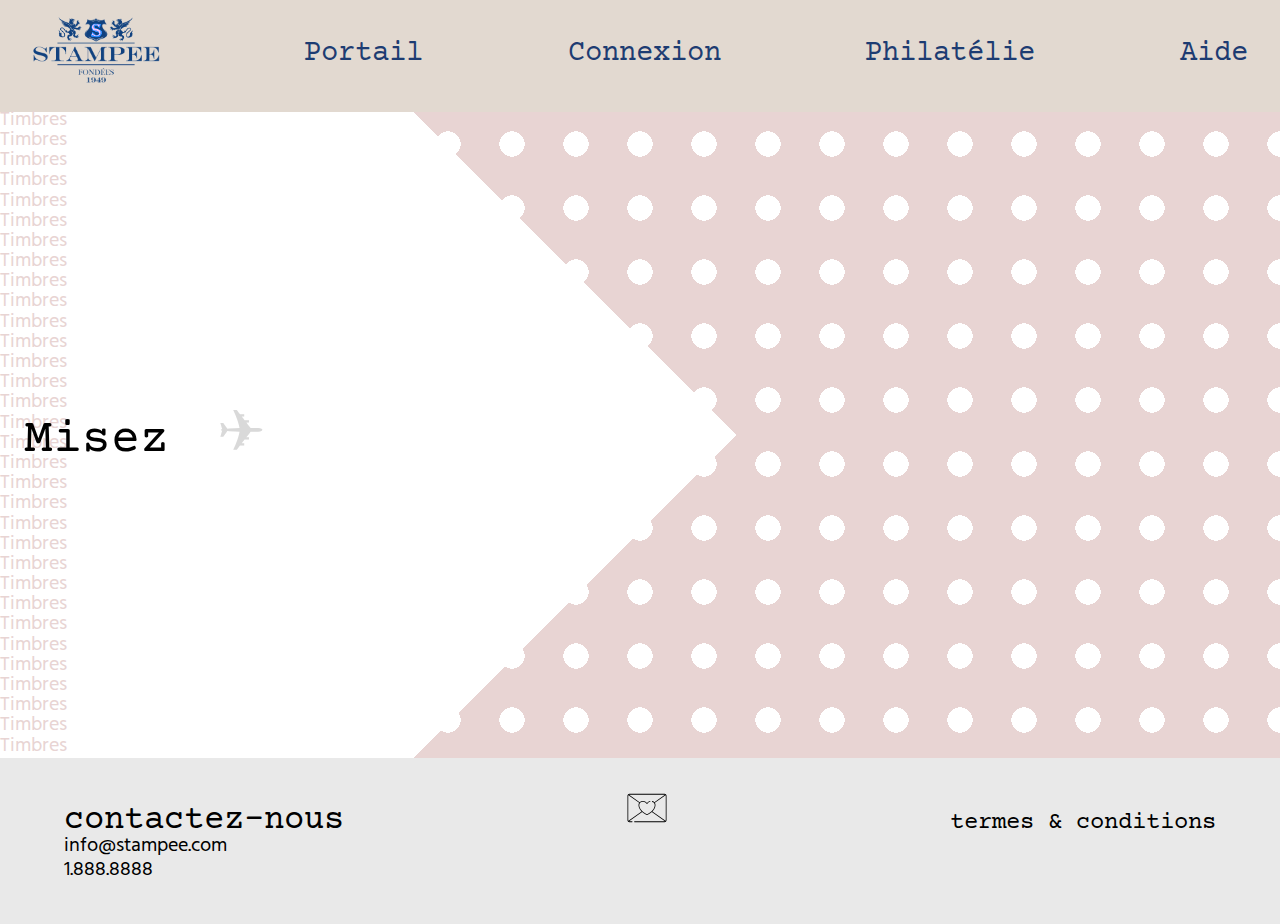
<file: index.html>
<!DOCTYPE html>
<html lang="en">
<head>
    <meta charset="UTF-8">
    <meta name="viewport" content="width=device-width, initial-scale=1.0">
    <link rel="stylesheet" href="assets/css/styles.css">
    <title>Stampee|Timbre</title>
</head>
<body class="accueil">
    <nav class="nav-principale">
        <div class="nav-principale-toggle">
            <input id="menu-toggle" type="checkbox" />
            <label class="menu-close" for="menu-toggle">✕</label>
            <label class="menu-open" for="menu-toggle">☰</label>
            <div class="nav-principale-options">
                <a href="index.html"><img alt="stampee logo" class="logo" src="assets/icons/logo-1.png"></a>
                <a href="#">Portail</a>
                <a href="#">Connexion</a>
                <a href="#">Philatélie</a>
                <a href="#">Aide</a>
            </div>
        </div>
    </nav>
    <main class="boite-envellope">
        <h1>Misez</h1>
        <div>
            <p>Timbres</p>
            <p>Timbres</p>
            <p>Timbres</p>
            <p>Timbres</p>
            <p>Timbres</p>
            <p>Timbres</p>
            <p>Timbres</p>
            <p>Timbres</p>
            <p>Timbres</p>
            <p>Timbres</p>
            <p>Timbres</p>
            <p>Timbres</p>
            <p>Timbres</p>
            <p>Timbres</p>
            <p>Timbres</p>
            <p>Timbres</p>
            <p>Timbres</p>
            <p>Timbres</p>
            <p>Timbres</p>
            <p>Timbres</p>
            <p>Timbres</p>
            <p>Timbres</p>
            <p>Timbres</p>
            <p>Timbres</p>
            <p>Timbres</p>
            <p>Timbres</p>
            <p>Timbres</p>
            <p>Timbres</p>
            <p>Timbres</p>
            <p>Timbres</p>
            <p>Timbres</p>
            <p>Timbres</p>
        </div>
    </main>
    <footer>
        <nav class="nav-secondaire">
            <div>
                <a class="contact" href="#">contactez-nous</a>
                <p>info@stampee.com</p>
                <p>1.888.8888</p>
            </div>
            <div class="nav-image"></div>

            <a class="terms-and-conditions" href="#">termes & conditions</a>
        </nav>
    </footer>
</body>
</html>
</file>
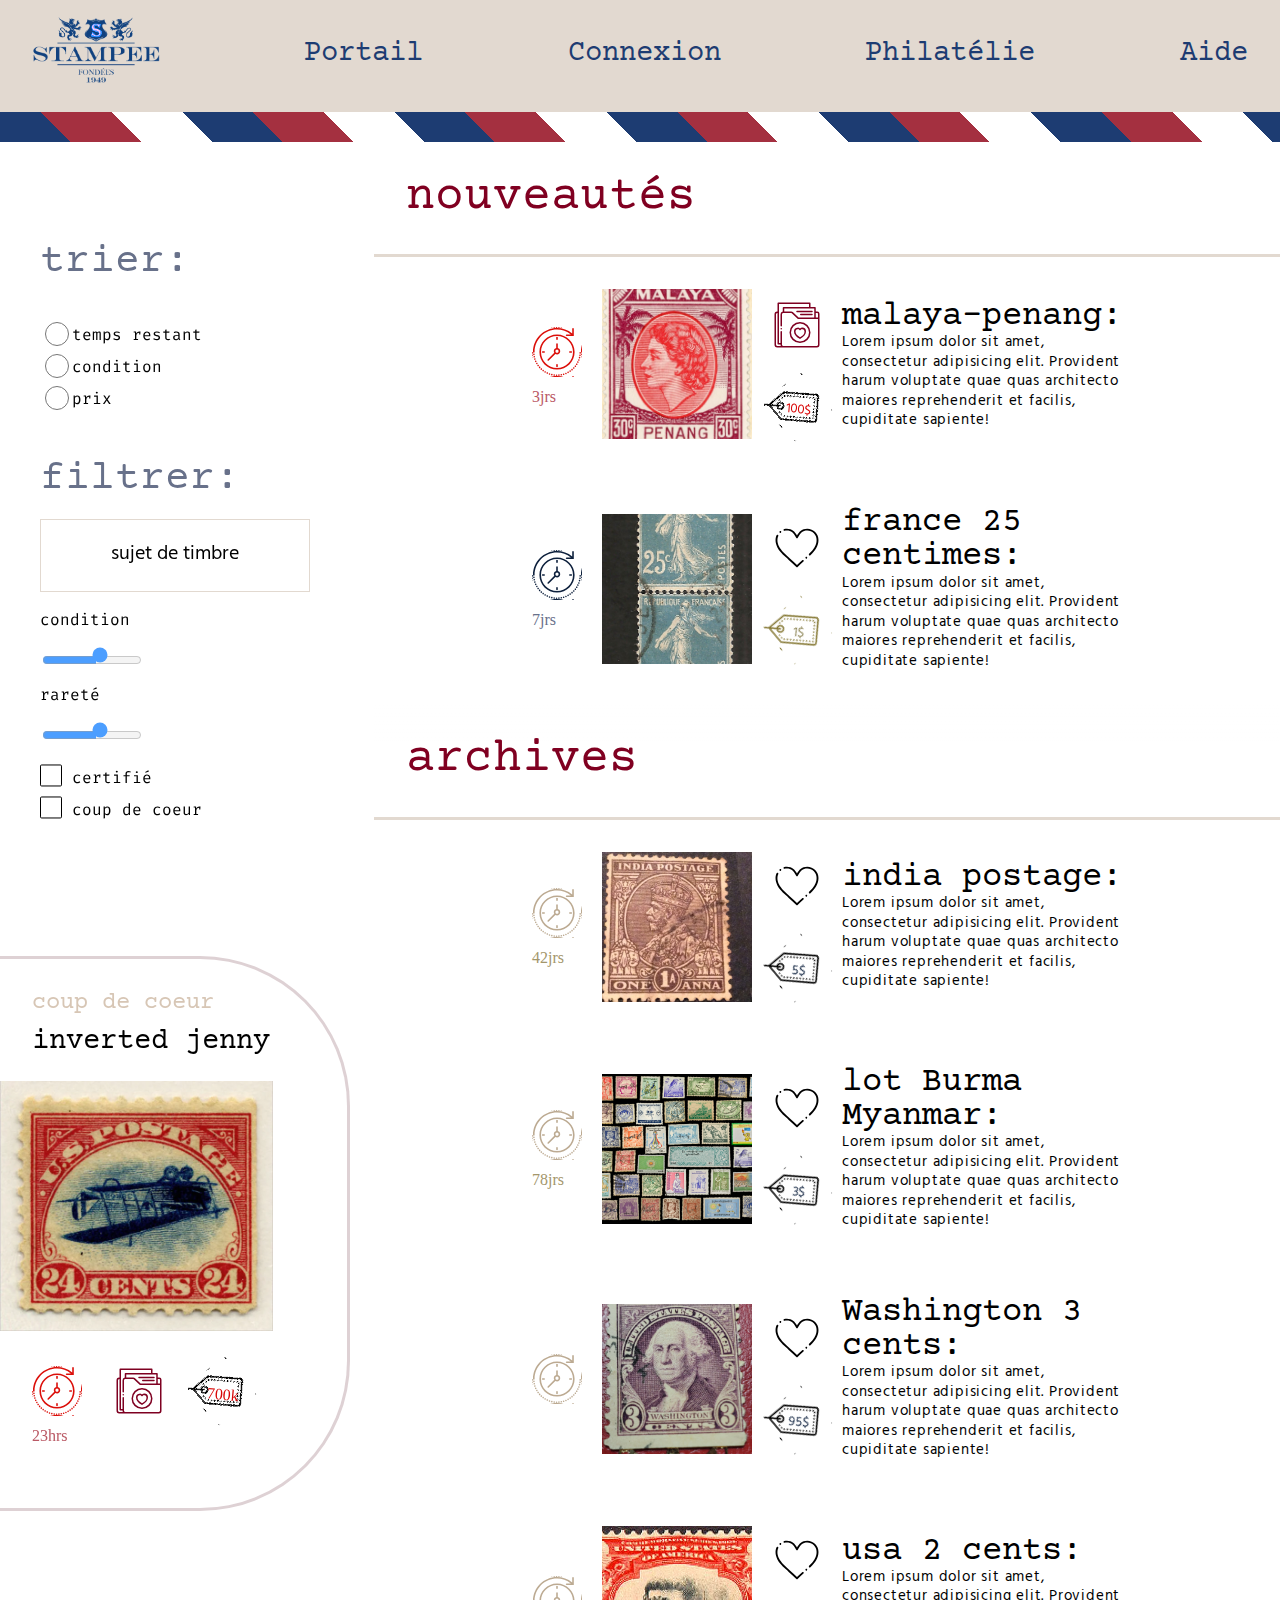
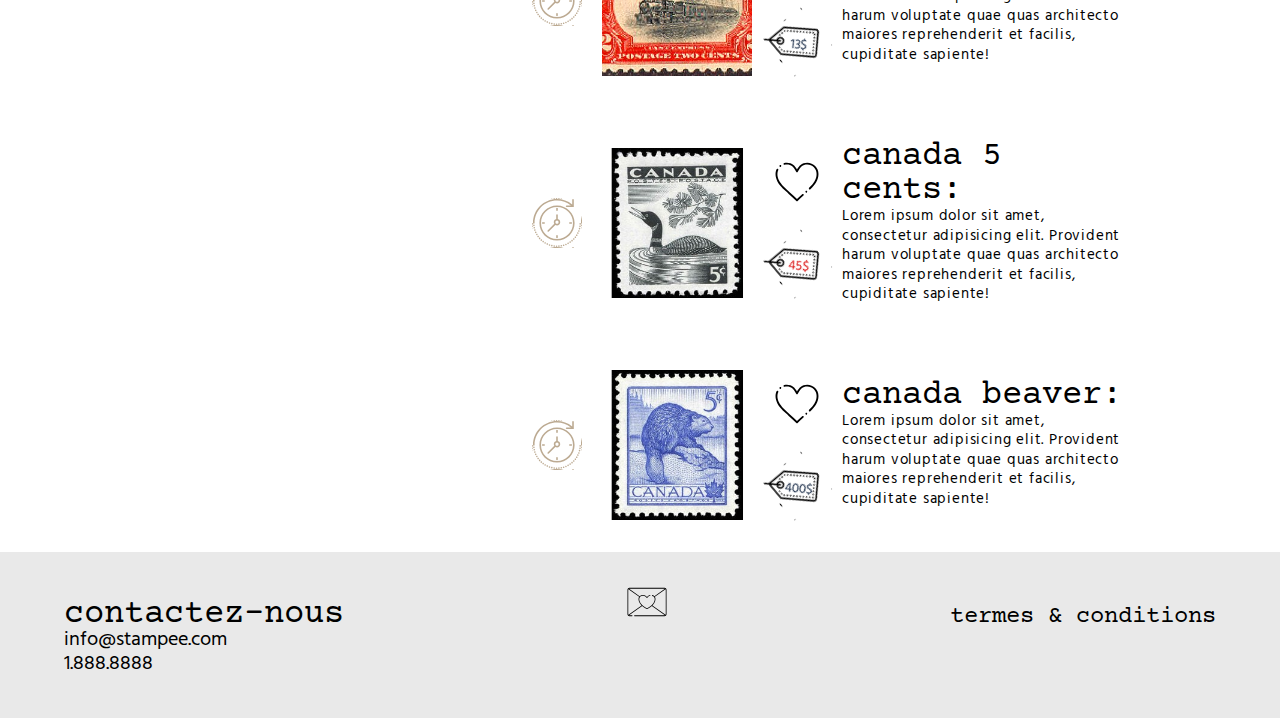
<file: catalogue.html>
<!DOCTYPE html>
<html lang="en">
<head>
    <meta charset="UTF-8">
    <meta http-equiv="X-UA-Compatible" content="IE=edge">
    <meta name="viewport" content="width=device-width, initial-scale=1.0">
    <link rel="stylesheet" href="assets/css/styles.css">
    <title>Stampee|Enchères</title>
</head>
<body>
    <nav class="nav-principale">
        <div class="nav-principale-toggle">
            <input id="menu-toggle" type="checkbox">
            <label class="menu-close" for="menu-toggle">✕</label>
            <label class="menu-open" for="menu-toggle">☰</label>
            <div class="nav-principale-options">
                <a href="index.html"><img class="logo" alt="stampee logo" src="assets/icons/logo-1.png"></a>
                <a href="#">Portail</a>
                <a href="#">Connexion</a>
                <a href="#">Philatélie</a>
                <a href="#">Aide</a>
            </div>
        </div>
    </nav>
    <div class="airmail-stripes"></div>

    <div class="sections-filtres-timbres">
        <div class="filtres-conteneur">
            <form class="filtres-catalogue">
                <h2>trier: </h2>    
                <div class="section-radios">
                    <div class="ascendant">
                        <input type="radio" name="ordre-sujet" value="temps" id="temps">
                        <label for="temps">
                            temps&nbsp;restant
                        </label>
                    </div>
                    <div class="ascendant">
                        <input type="radio" name="ordre-sujet" value="condition" id="condition">
                        <label for="condition">
                            condition
                        </label>
                    </div>
                    <div class="ascendant">
                        <input type="radio" name="ordre-sujet" value="prix" id="prix">
                        <label for="prix">
                            prix
                        </label>
                    </div>
                </div>

                <h2>filtrer: </h2>   
                <select name="theme" id="theme">
                    <option value="">sujet de timbre</option>
                    <option value="animal">animal</option>
                    <option value="art">art</option>
                    <option value="historique">historique</option>
                    <option value="nature">nature</option>
                    <option value="personne">personne</option>
                    <option value="vehicule">vehicule</option>
                </select>

                <div class="range-filtres">
                    <label>
                        condition
                    </label>
                    <input type="range" name="filter-condition" id="filter-condition" min="0" max="5" step="1">
                </div>
                <div class="range-filtres">
                    <label>
                        rareté
                    </label>
                    <input type="range" name="filter-rarete" id="filter-rarete" min="0" max="5" step="1">
                </div>
                
                <div class="checkbox-filtres">
                    <div>
                        <input type="checkbox" name="certifie" id="certifie">
                        <label for="certifie">
                            certifié
                        </label>
                    </div>

                    <div>
                        <input type="checkbox" name="coup-de-coeur" id="coup-de-coeur">
                        <label for="coup-de-coeur">
                            coup de coeur
                        </label>
                    </div>
                </div>
            </form>

            <div class="carte-vedette-mini">
                <h3>coup de coeur</h3>
                <h4>inverted jenny</h4>
                <img src="assets/img/inverted-jenny.webp" alt="">
                <div class="timbre-boutons">
                    <div class="conteneur-timbre-bouton">
                        <a data-timeup="soon" class="button timbre-temps"></a>
                        <span>23hrs</span>
                    </div>
                    <a class="button timbre-suivre active"></a>
                    <a  data-bid="outbid" class="timbre-bid"><span>700k</span></a>
                </div>
            </div>
            
        </div>

        
        <div class="boite-cartes-timbre-catalogue">

            <h2 class="category-title">nouveautés</h2>
            <article class="carte-timbre-catalogue">
                <div class="conteneur-timbre-bouton">
                    <button data-timeup="soon" class="button timbre-temps"></button>
                    <span>3jrs</span>
                </div>
                <a href="./page-timbre.html">
                    <img src="assets/img/malaya-penang-30cents.jpg" alt="" >
                </a>
                <div class="timbre-boutons">
                    <button class="button timbre-suivre active"></button>
                    <button data-bid="outbid" class="timbre-bid active"><span>100$</span></button>
                </div>
                <div class="text-timbre">
                    <h4 class="timbre-nom">malaya-penang</h4>
                    <p class="timbre-description">Lorem ipsum dolor sit amet, consectetur adipisicing elit. Provident harum voluptate quae quas architecto maiores reprehenderit et facilis, cupiditate sapiente! </p>
                </div>
            </article>

            <article class="carte-timbre-catalogue">
                <div class="conteneur-timbre-bouton">
                    <button data-timeup="later" class="button timbre-temps"></button>
                    <span>7jrs</span>
                </div>
                <img src="assets/img/france-25centimes.jpg" alt="">
                <div class="timbre-boutons">
                    <button class="button timbre-suivre"></button>
                    <button data-bid="front-runner" class="timbre-bid"><span>1$</span></button>
                </div>
                <div class="text-timbre">
                    <h4 class="timbre-nom">france 25 centimes</h4>
                    <p class="timbre-description">Lorem ipsum dolor sit amet, consectetur adipisicing elit. Provident harum voluptate quae quas architecto maiores reprehenderit et facilis, cupiditate sapiente! </p>
                </div>
            </article>

            <h2 class="category-title">archives</h2>

            <article class="carte-timbre-catalogue">
                <div class="conteneur-timbre-bouton">
                    <button data-timeup="over" class="button timbre-temps"></button>
                    <span>42jrs</span>
                </div>
                <img src="assets/img/india-postage-1a.jpg" alt="">
                <div class="timbre-boutons">
                    <button class="button timbre-suivre"></button>
                    <button  data-bid="" class="timbre-bid"><span>5$</span></button>
                </div>
                <div class="text-timbre">
                    <h4 class="timbre-nom">india postage</h4>
                    <p class="timbre-description">Lorem ipsum dolor sit amet, consectetur adipisicing elit. Provident harum voluptate quae quas architecto maiores reprehenderit et facilis, cupiditate sapiente! </p>
                </div>
            </article>

            <article class="carte-timbre-catalogue">
                <div class="conteneur-timbre-bouton">
                    <button data-timeup="over" class="button timbre-temps"></button>
                    <span>78jrs</span>
                </div>
                <img src="assets/img/lot-burma-myanmar.jpg" alt="">
                <div class="timbre-boutons">
                    <button class="button timbre-suivre"></button>
                    <button  data-bid="" class="timbre-bid"><span>3$</span></button>
                </div>
                <div class="text-timbre">
                    <h4 class="timbre-nom">lot Burma Myanmar</h4>
                    <p class="timbre-description">Lorem ipsum dolor sit amet, consectetur adipisicing elit. Provident harum voluptate quae quas architecto maiores reprehenderit et facilis, cupiditate sapiente! </p>
                </div>
            </article>

            <article class="carte-timbre-catalogue">
                <button data-timeup="over" class="button timbre-temps"></button>
                <img src="assets/img/washington-3cents.webp" alt="">
                <div class="timbre-boutons">
                    <button class="button timbre-suivre"></button>
                    <button data-bid="" class="timbre-bid"><span>95$</span></button>
                </div>
                <div class="text-timbre">
                    <h4 class="timbre-nom">Washington 3 cents</h4>
                    <p class="timbre-description">Lorem ipsum dolor sit amet, consectetur adipisicing elit. Provident harum voluptate quae quas architecto maiores reprehenderit et facilis, cupiditate sapiente! </p>
                </div>
            </article>

            <article class="carte-timbre-catalogue">
                <button data-timeup="over" class="button timbre-temps"></button>
                <img src="assets/img/usa-2cents.jpg" alt="">
                <div class="timbre-boutons">
                    <button class="button timbre-suivre"></button>
                    <button data-bid="" class="timbre-bid"><span>13$</span></button>
                </div>
                <div class="text-timbre">
                    <h4 class="timbre-nom">usa 2 cents</h4>
                    <p class="timebre-description">Lorem ipsum dolor sit amet, consectetur adipisicing elit. Provident harum voluptate quae quas architecto maiores reprehenderit et facilis, cupiditate sapiente! </p>
                </div>
            </article>
            <article class="carte-timbre-catalogue">
                <button data-timeup="over" class="button timbre-temps"></button>
                <img src="assets/img/canada-5cents.jpg" alt="">
                <div class="timbre-boutons">
                    <button class="button timbre-suivre"></button>
                    <button data-bid="outbid" class="timbre-bid"><span>45$</span></button>
                </div>
                <div class="text-timbre">
                    <h4 class="timbre-nom">canada 5 cents</h4>
                    <p class="timebre-description">Lorem ipsum dolor sit amet, consectetur adipisicing elit. Provident harum voluptate quae quas architecto maiores reprehenderit et facilis, cupiditate sapiente! </p>
                </div>
            </article>

            <article class="carte-timbre-catalogue">
                <button data-timeup="over" class="button timbre-temps"></button>
                <img src="assets/img/canada-5cents-beaver.jpg" alt="">
                <div class="timbre-boutons">
                    <button class="button timbre-suivre"></button>
                    <button data-bid="" class="timbre-bid"><span>400$</span></button>
                </div>
                <div class="text-timbre">
                    <h4 class="timbre-nom">canada beaver</h4>
                    <p class="timebre-description">Lorem ipsum dolor sit amet, consectetur adipisicing elit. Provident harum voluptate quae quas architecto maiores reprehenderit et facilis, cupiditate sapiente! </p>
                </div>
            </article>

        </div>
    </div>

    <footer>
        <nav class="nav-secondaire">
            <div>
                <a class="contact" href="#">contactez-nous</a>
                <p>info@stampee.com</p>
                <p>1.888.8888</p>
            </div>
            <div class="nav-image"></div>

            <a class="terms-and-conditions" href="#">termes & conditions</a>
        </nav>
    </footer>
    
</body>
</html>
</file>
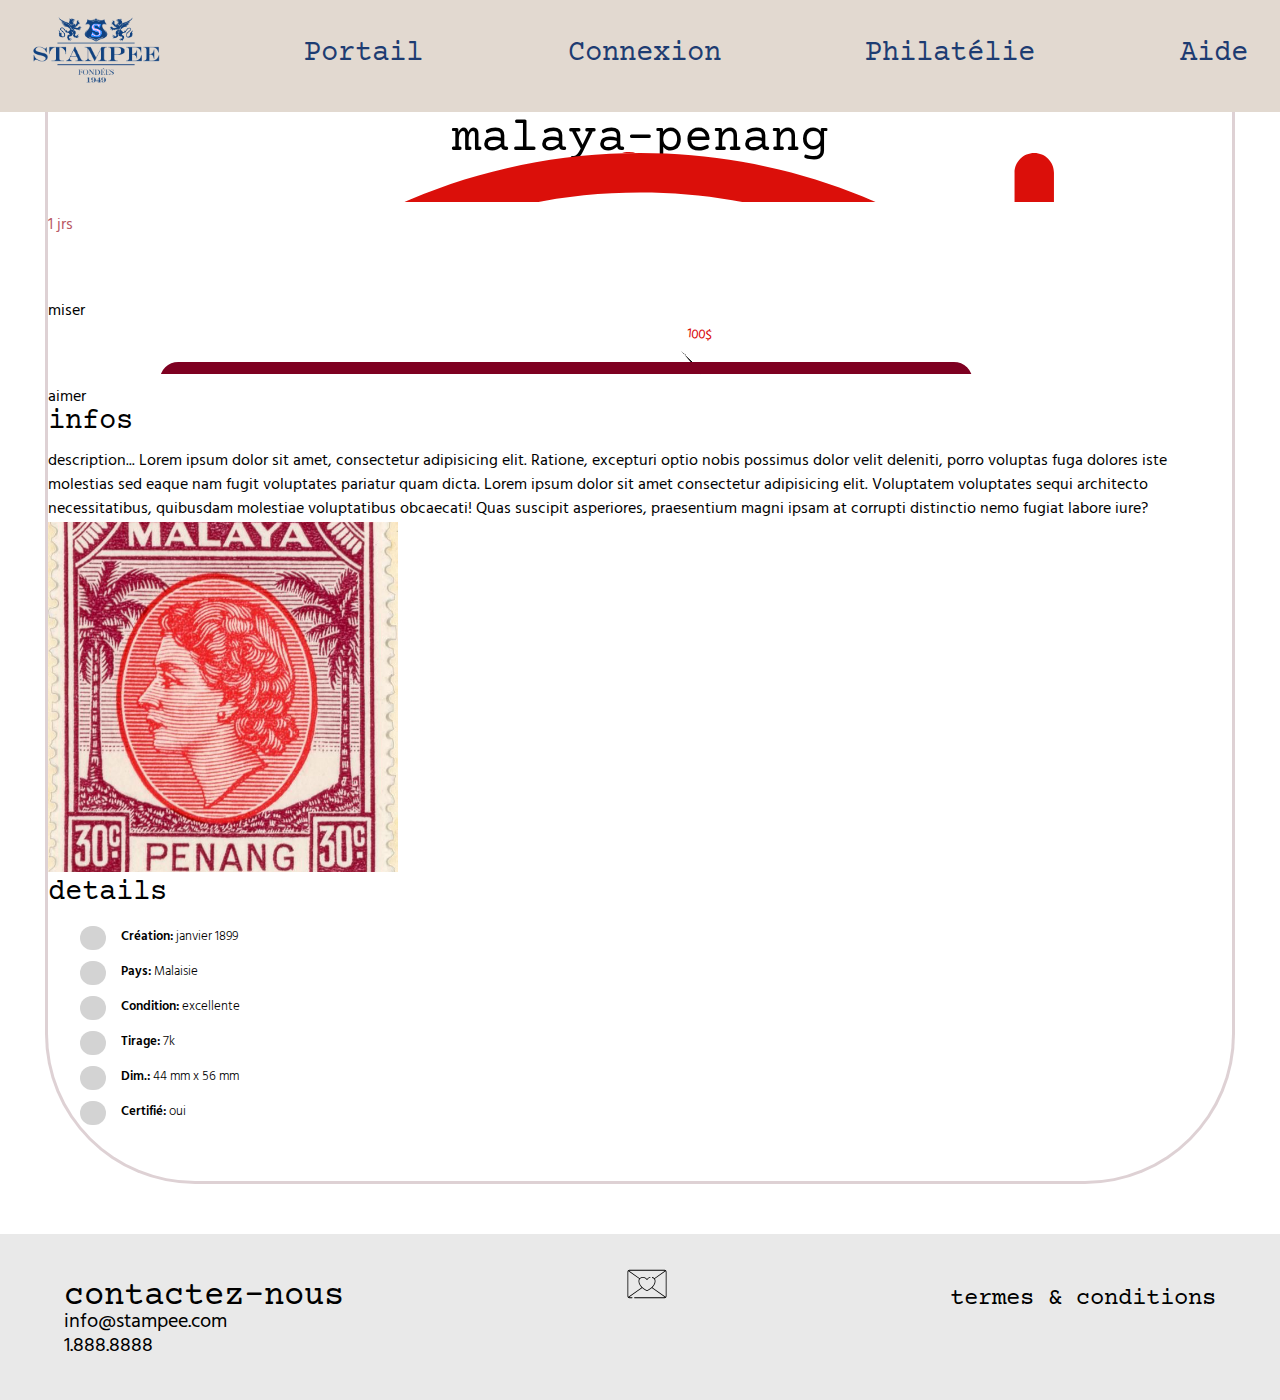
<file: page-timbre.html>
<!DOCTYPE html>
<html lang="en">
<head>
    <meta charset="UTF-8">
    <meta name="viewport" content="width=device-width, initial-scale=1.0">
    <link rel="stylesheet" href="assets/css/styles.css">
    <title>Stampee|Timbre</title>
</head>
<body>
    <nav class="nav-principale">
        <div class="nav-principale-toggle">
            <input id="menu-toggle" type="checkbox">
            <label class="menu-close" for="menu-toggle">✕</label>
            <label class="menu-open" for="menu-toggle">☰</label>
            <div class="nav-principale-options">
                <a href="index.html"><img class="logo" alt="stampee logo" src="assets/icons/logo-1.png"></a>
                <a href="#">Portail</a>
                <a href="#">Connexion</a>
                <a href="#">Philatélie</a>
                <a href="#">Aide</a>
            </div>
        </div>
    </nav>
    <main>
        <div class="boite-timbre-seul">
            <header>
                <h1>malaya-penang</h1>
            </header>
            <div>
                <div>
                    <div class="conteneur-timbre-bouton">
                        <button data-timeup="soon" class="button timbre-temps"></button>
                        <span>1 jrs</span>
                    </div>
                    <div class="conteneur-timbre-bouton">
                        <button data-bid="outbid" class="timbre-bid active"><span>100$</span></button>
                        <span>miser</span>
                    </div>
                    <div class="conteneur-timbre-bouton">
                        <button class="button timbre-suivre active"></button>
                        <span>aimer</span>
                    </div>
                </div>

                <section class="infos-grands-ecrans">
                    <div>
                        <h2>infos</h2>
                        <p>description... Lorem ipsum dolor sit amet, consectetur adipisicing elit. Ratione, excepturi optio nobis possimus dolor velit deleniti, porro voluptas fuga dolores iste molestias sed eaque nam fugit voluptates pariatur quam dicta. Lorem ipsum dolor sit amet consectetur adipisicing elit. Voluptatem voluptates sequi architecto necessitatibus, quibusdam molestiae voluptatibus obcaecati! Quas suscipit asperiores, praesentium magni ipsam at corrupti distinctio nemo fugiat labore iure?</p>
                    </div>
                </section>

                <picture class="image-principale">
                    <img src="assets/img/malaya-penang-30cents.jpg" alt="">
                </picture>
                
                <section class="details-grands-ecrans">
                    <h2>details</h2>
                    <ul>
                        <li>Création: <span>janvier 1899</span></li>
                        <li>Pays: <span>Malaisie</span></li>
                        <li>Condition: <span>excellente</span></li>
                        <li>Tirage: <span>7k</span></li>
                        <li>Dim.: <span>44 mm x 56 mm</span></li>
                        <li>Certifié: <span>oui</span></li>
                    </ul>
                </section>
                <section class="details-petits-ecrans">
                    <h2>details</h2>
                    <ul>
                        <li>Création: <span>janvier 1899</span></li>
                        <li>Pays: <span>Malaisie</span></li>
                        <li>Condition: <span>excellente</span></li>
                        <li>Tirage: <span>7k</span></li>
                        <li>Dim: <span>44 mm x 56 mm</span></li>
                        <li>Certifié: <span>oui</span></li>
                    </ul>
                    <div>
                        <h2>infos</h2>
                        <p>description... Lorem ipsum dolor sit amet, consectetur adipisicing elit. Ratione, excepturi optio nobis possimus dolor velit deleniti, porro voluptas fuga dolores iste molestias sed eaque nam fugit voluptates pariatur quam dicta. Lorem ipsum dolor sit amet consectetur adipisicing elit. Voluptatem voluptates sequi architecto necessitatibus, quibusdam molestiae voluptatibus obcaecati! Quas suscipit asperiores, praesentium magni ipsam at corrupti distinctio nemo fugiat labore iure?</p>
                    </div>
                </section>
            
            </div>
        </div>
    </main>
    
    <footer>
        <nav class="nav-secondaire">
            <div>
                <a class="contact" href="#">contactez-nous</a>
                <p>info@stampee.com</p>
                <p>1.888.8888</p>
            </div>
            <div class="nav-image"></div>

            <a class="terms-and-conditions" href="#">termes & conditions</a>
        </nav>
    </footer>

</body>
</html>
</file>
<file: assets/css/styles.css>
/*variables*/
@import url(variables/colours.css);
@import url(variables/spacing.css);
@import url(variables/typography.css);
/*reset*/
@import url(reset/reset.css);

/*base*/
@import url(base/spacing.css);
@import url(base/typography.css);

/*components*/
@import url(components/carte-timbre-catalogue.css);
@import url(components/filtres-catalogue.css);
@import url(components/carte-vedette-mini.css);
@import url(components/section-radios.css);
@import url(components/boite-timbre-seul.css);
@import url(components/boite-envellope.css);

/*layouts*/
@import url(layouts/sections-filtres-timbres.css);
@import url(layouts/nav-principale.css);
@import url(layouts/nav-secondaire.css);
@import url(layouts/boite-cartes-timbre-catalogue.css);
@import url(layouts/filtres-conteneur.css);
@import url(layouts/accueil.css);

/*atoms*/
@import url(atoms/button.css);
@import url(atoms/category-title.css);
@import url(atoms/timbre-bid.css);
@import url(atoms/timbre-suivre.css);
@import url(atoms/select.css);
@import url(atoms/timbre-temps.css);
@import url(atoms/airmail-stripes.css);
@import url(atoms/range-filtres.css);
@import url(atoms/checkbox-filtres.css);
@import url(atoms/image-principale.css);
@import url(atoms/conteneur-timbre-bouton.css);
@import url(atoms/logo.css);
</file>
